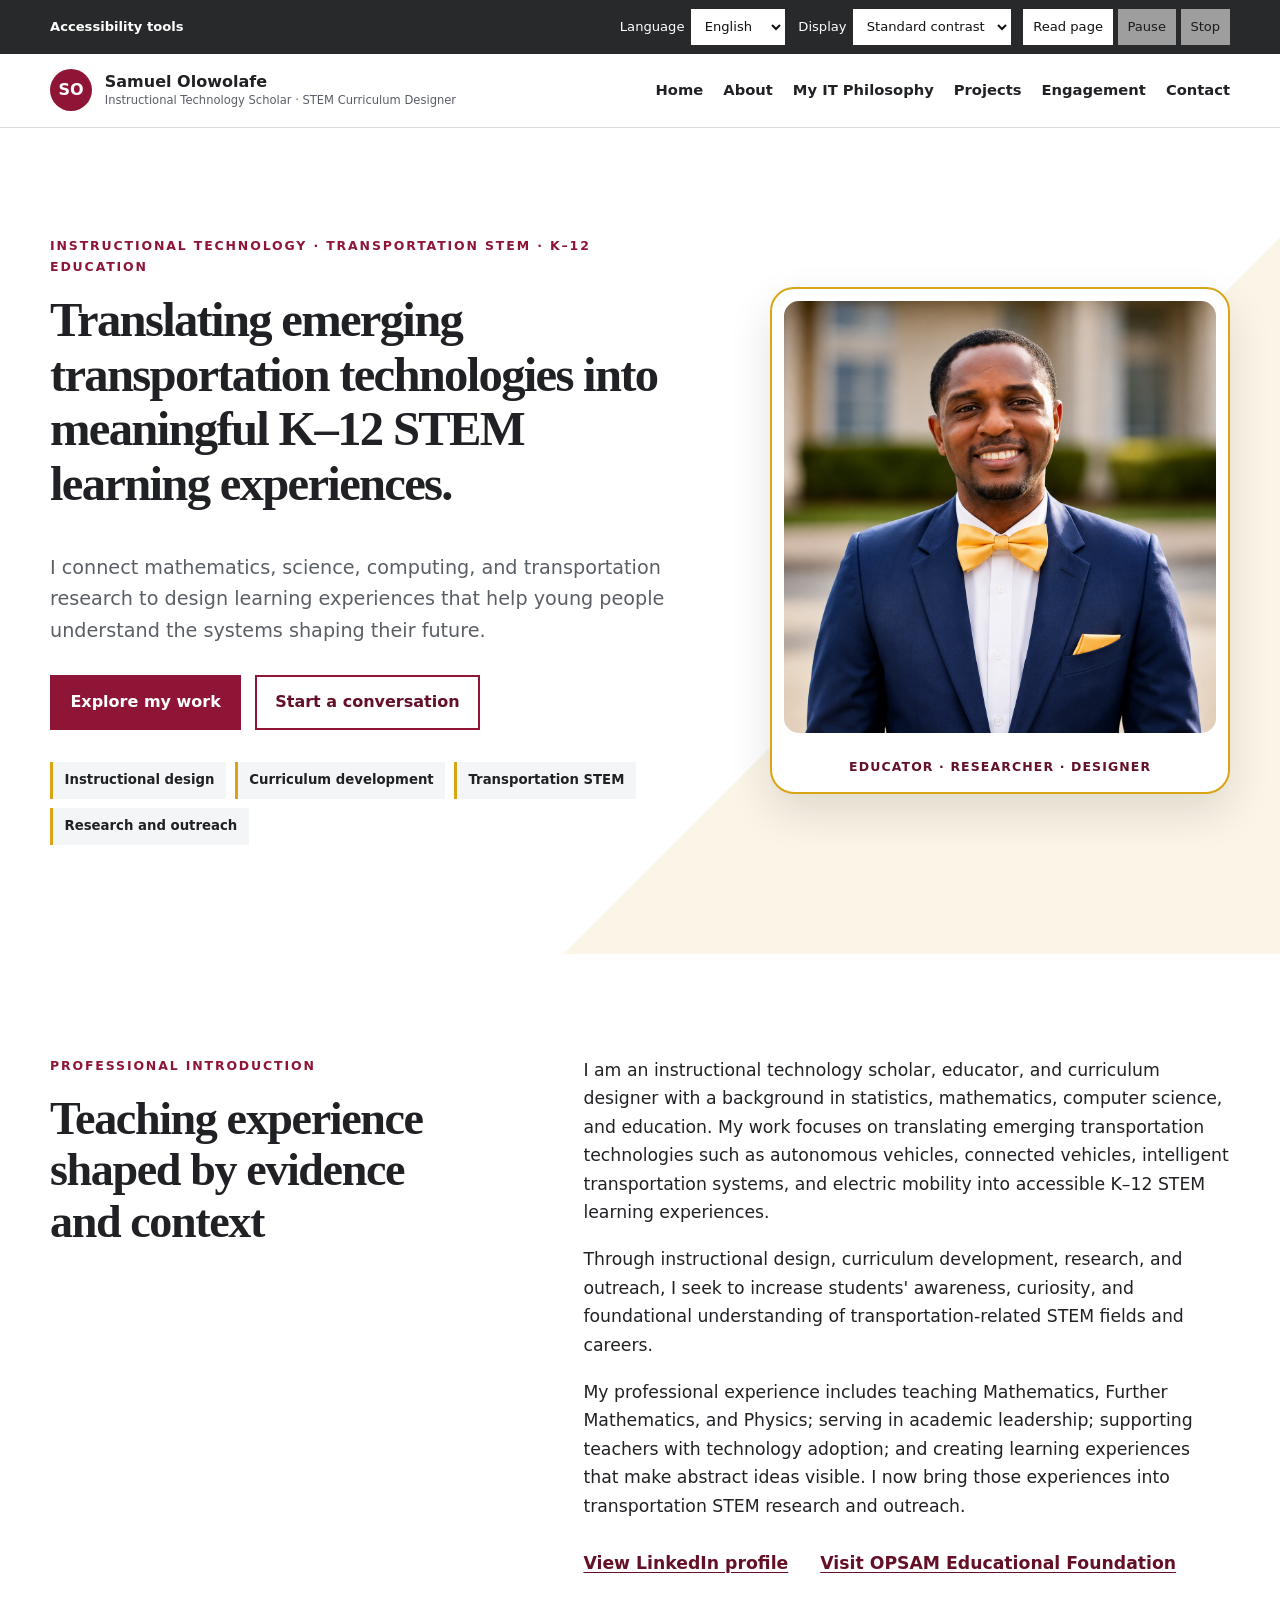
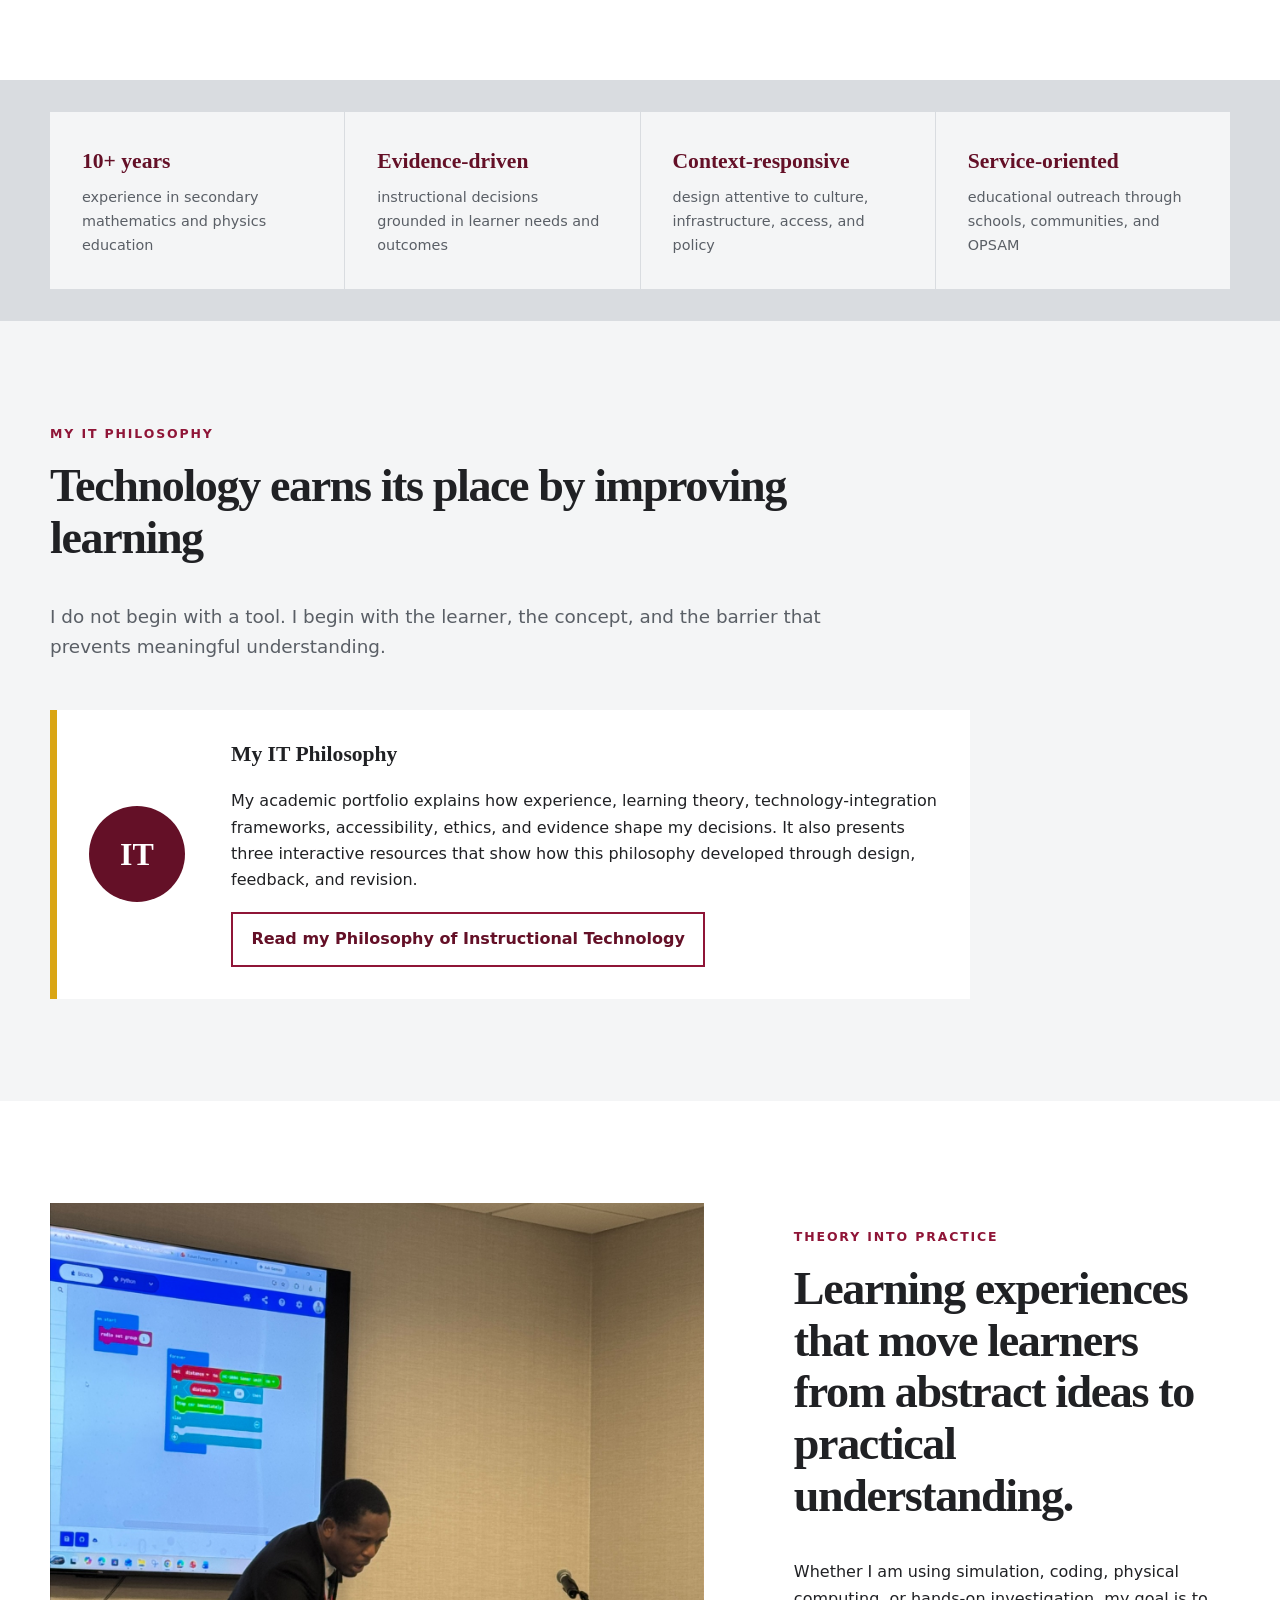
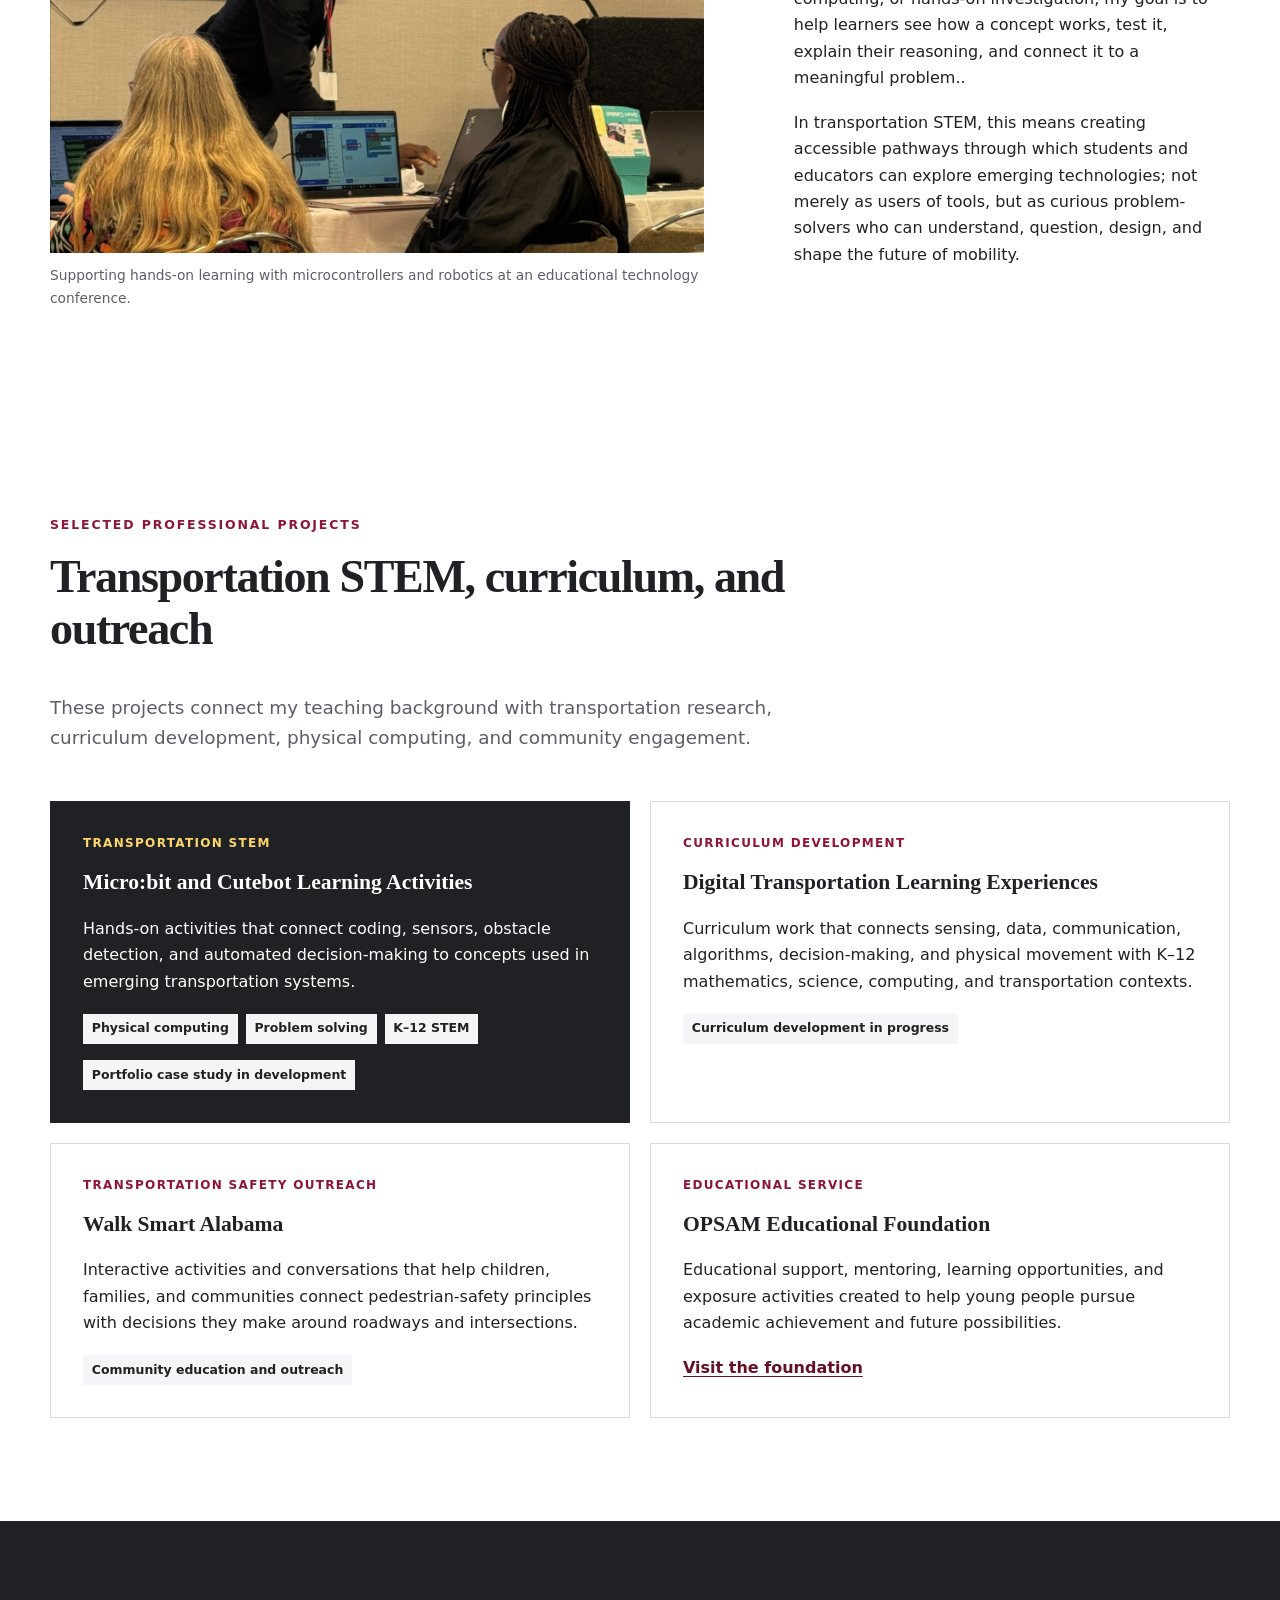
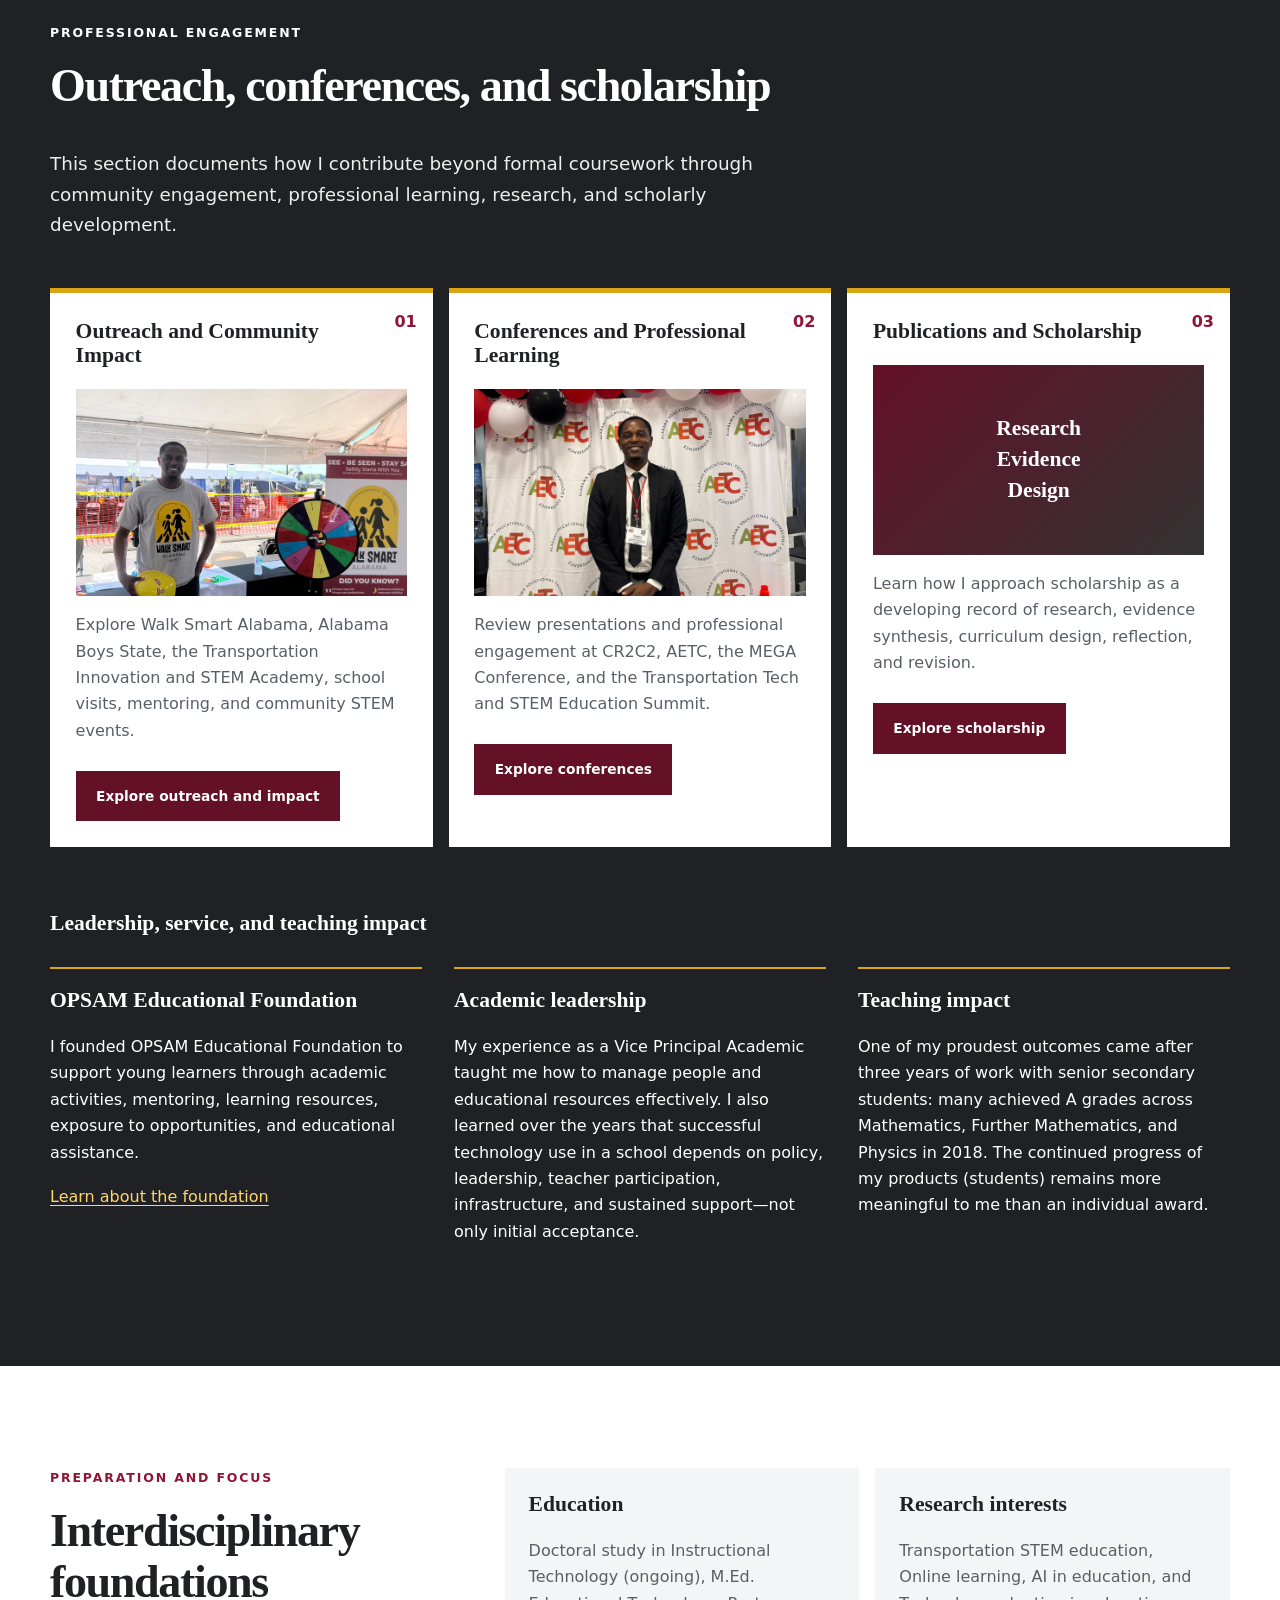
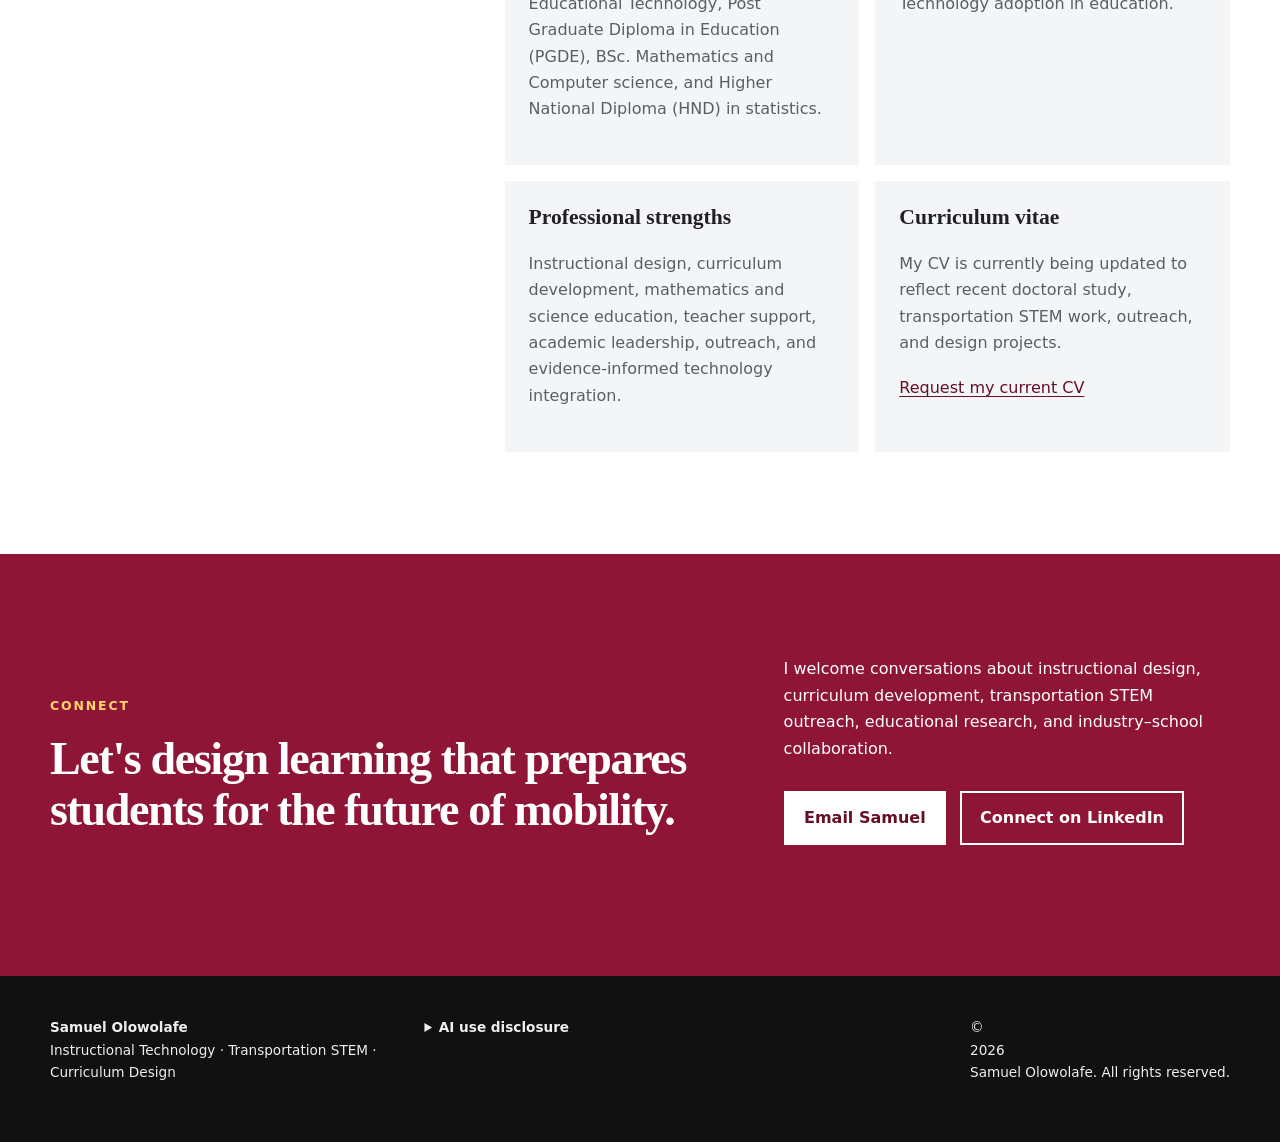
<file: index.html>
<!doctype html>
<html lang="en">
<head>
  <meta charset="utf-8">
  <meta name="viewport" content="width=device-width, initial-scale=1">
  <meta name="description" content="Samuel Olowolafe's professional and academic portfolio in instructional technology, transportation STEM, curriculum design, and K–12 education.">
  <title>Samuel Olowolafe | Instructional Technology and Transportation STEM</title>
  <link rel="stylesheet" href="styles.css">
  <script src="translations.js" defer></script>
  <script src="refinements-translations.js" defer></script>
  <script src="accessibility.js" defer></script>
  <script src="script.js" defer></script>
</head>
<body>
  <a class="skip-link" href="#main">Skip to main content</a>

  <header class="site-header">
    <a class="brand" href="#top" aria-label="Samuel Olowolafe home">
      <span class="brand-mark" aria-hidden="true">SO</span>
      <span><strong>Samuel Olowolafe</strong><small>Instructional Technology Scholar · STEM Curriculum Designer</small></span>
    </a>
    <button class="menu-button" type="button" aria-expanded="false" aria-controls="primary-nav">Menu</button>
    <nav id="primary-nav" class="primary-nav" aria-label="Primary navigation">
      <a href="#top">Home</a>
      <a href="#about">About</a>
      <a href="#philosophy">My IT Philosophy</a>
      <a href="#projects">Projects</a>
      <a href="#engagement">Engagement</a>
      <a href="#contact">Contact</a>
    </nav>
  </header>

  <main id="main">
    <section id="top" class="hero section-pad" aria-labelledby="hero-title">
      <div class="hero-copy">
        <p class="eyebrow">Instructional technology · Transportation STEM · K–12 education</p>
        <h1 id="hero-title">Translating emerging transportation technologies into meaningful K–12 STEM learning experiences.</h1>
        <p class="hero-lede">I connect mathematics, science, computing, and transportation research to design learning experiences that help young people understand the systems shaping their future.</p>
        <div class="button-row">
          <a class="button primary" href="#projects">Explore my work</a>
          <a class="button secondary" href="#contact">Start a conversation</a>
        </div>
        <ul class="hero-expertise" aria-label="Professional areas">
          <li>Instructional design</li>
          <li>Curriculum development</li>
          <li>Transportation STEM</li>
          <li>Research and outreach</li>
        </ul>
      </div>
      <div class="hero-visual">
        <figure class="hero-portrait">
          <img src="samuel-portrait.png" alt="Professional portrait of Samuel Olowolafe wearing a navy suit and gold bow tie">
          <figcaption>Educator · Researcher · Designer</figcaption>
        </figure>
      </div>
    </section>

    <section id="about" class="section-pad two-column" aria-labelledby="about-title">
      <div>
        <p class="eyebrow">Professional introduction</p>
        <h2 id="about-title">Teaching experience shaped by evidence and context</h2>
      </div>
      <div class="prose">
        <p>I am an instructional technology scholar, educator, and curriculum designer with a background in statistics, mathematics, computer science, and education. My work focuses on translating emerging transportation technologies such as autonomous vehicles, connected vehicles, intelligent transportation systems, and electric mobility into accessible K–12 STEM learning experiences.</p>
        <p>Through instructional design, curriculum development, research, and outreach, I seek to increase students' awareness, curiosity, and foundational understanding of transportation-related STEM fields and careers.</p>
        <p>My professional experience includes teaching Mathematics, Further Mathematics, and Physics; serving in academic leadership; supporting teachers with technology adoption; and creating learning experiences that make abstract ideas visible. I now bring those experiences into transportation STEM research and outreach.</p>
        <div class="text-links">
          <a href="https://www.linkedin.com/in/samuel-olowolafe" target="_blank" rel="noopener">View LinkedIn profile<span class="sr-only"> (opens in a new tab)</span></a>
          <a href="https://sites.google.com/view/opsameducationalfoundation/home" target="_blank" rel="noopener">Visit OPSAM Educational Foundation<span class="sr-only"> (opens in a new tab)</span></a>
        </div>
      </div>
    </section>

    <section class="section-pad evidence-strip" aria-label="Professional foundations">
      <article><strong>10+ years</strong><span>experience in secondary mathematics and physics education</span></article>
      <article><strong>Evidence-driven</strong><span>instructional decisions grounded in learner needs and outcomes</span></article>
      <article><strong>Context-responsive</strong><span>design attentive to culture, infrastructure, access, and policy</span></article>
      <article><strong>Service-oriented</strong><span>educational outreach through schools, communities, and OPSAM</span></article>
    </section>

    <section id="philosophy" class="section-pad philosophy" aria-labelledby="philosophy-title">
      <div class="section-heading">
        <p class="eyebrow">My IT philosophy</p>
        <h2 id="philosophy-title">Technology earns its place by improving learning</h2>
        <p>I do not begin with a tool. I begin with the learner, the concept, and the barrier that prevents meaningful understanding.</p>
      </div>
      <div class="philosophy-gateway">
        <div aria-hidden="true" class="gateway-mark">IT</div>
        <div>
          <h3>My IT Philosophy</h3>
          <p>My academic portfolio explains how experience, learning theory, technology-integration frameworks, accessibility, ethics, and evidence shape my decisions. It also presents three interactive resources that show how this philosophy developed through design, feedback, and revision.</p>
          <a class="button secondary" href="https://opsam9111.github.io/IT-Philosophy/philosophy.html" target="_blank" rel="noopener">Read my Philosophy of Instructional Technology<span class="sr-only"> (opens in a new tab)</span></a>
        </div>
      </div>
    </section>

    <section class="photo-story section-pad" aria-labelledby="practice-title">
      <figure class="photo-large">
        <img src="aetc-workshop.jpeg" alt="Samuel Olowolafe supporting participants during a microcontroller and robotics workshop">
        <figcaption>Supporting hands-on learning with microcontrollers and robotics at an educational technology conference.</figcaption>
      </figure>
      <div class="photo-copy">
        <p class="eyebrow">Theory into practice</p>
        <h2 id="practice-title">Learning experiences that move learners from abstract ideas to practical understanding.</h2>
        <p>Whether I am using simulation, coding, physical computing, or hands-on investigation, my goal is to help learners see how a concept works, test it, explain their reasoning, and connect it to a meaningful problem..</p>
        <p>In transportation STEM, this means creating accessible pathways through which students and educators can explore emerging technologies; not merely as users of tools, but as curious problem-solvers who can understand, question, design, and shape the future of mobility.</p>
      </div>
    </section>

    <section id="projects" class="section-pad projects" aria-labelledby="projects-title">
      <div class="section-heading">
        <p class="eyebrow">Selected professional projects</p>
        <h2 id="projects-title">Transportation STEM, curriculum, and outreach</h2>
        <p>These projects connect my teaching background with transportation research, curriculum development, physical computing, and community engagement.</p>
      </div>
      <div class="project-grid">
        <article class="project-card featured">
          <div class="project-tag">Transportation STEM</div>
          <h3>Micro:bit and Cutebot Learning Activities</h3>
          <p>Hands-on activities that connect coding, sensors, obstacle detection, and automated decision-making to concepts used in emerging transportation systems.</p>
          <ul>
            <li>Physical computing</li><li>Problem solving</li><li>K–12 STEM</li>
          </ul>
          <span class="status">Portfolio case study in development</span>
        </article>
        <article class="project-card"><div class="project-tag">Curriculum Development</div><h3>Digital Transportation Learning Experiences</h3><p>Curriculum work that connects sensing, data, communication, algorithms, decision-making, and physical movement with K–12 mathematics, science, computing, and transportation contexts.</p><span class="status">Curriculum development in progress</span></article>
        <article class="project-card"><div class="project-tag">Transportation Safety Outreach</div><h3>Walk Smart Alabama</h3><p>Interactive activities and conversations that help children, families, and communities connect pedestrian-safety principles with decisions they make around roadways and intersections.</p><span class="status">Community education and outreach</span></article>
        <article class="project-card"><div class="project-tag">Educational Service</div><h3>OPSAM Educational Foundation</h3><p>Educational support, mentoring, learning opportunities, and exposure activities created to help young people pursue academic achievement and future possibilities.</p><a href="https://sites.google.com/view/opsameducationalfoundation/home" target="_blank" rel="noopener">Visit the foundation<span class="sr-only"> (opens in a new tab)</span></a></article>
      </div>
    </section>

    <section id="engagement" class="section-pad impact" aria-labelledby="impact-title">
      <div class="section-heading inverse">
        <p class="eyebrow">Professional engagement</p>
        <h2 id="impact-title">Outreach, conferences, and scholarship</h2>
        <p>This section documents how I contribute beyond formal coursework through community engagement, professional learning, research, and scholarly development.</p>
      </div>
      <div class="engagement-grid">
        <article>
          <span class="engagement-number" aria-hidden="true">01</span>
          <h3>Outreach and Community Impact</h3>
          <img src="walk-smart-outreach.jpeg" alt="Samuel Olowolafe at a Walk Smart Alabama pedestrian-safety outreach booth">
          <p>Explore Walk Smart Alabama, Alabama Boys State, the Transportation Innovation and STEM Academy, school visits, mentoring, and community STEM events.</p>
          <a class="button engagement-link" href="engagement.html#outreach">Explore outreach and impact</a>
        </article>
        <article>
          <span class="engagement-number" aria-hidden="true">02</span>
          <h3>Conferences and Professional Learning</h3>
          <img src="aetc-conference.jpeg" alt="Samuel Olowolafe at the Alabama Educational Technology Conference">
          <p>Review presentations and professional engagement at CR2C2, AETC, the MEGA Conference, and the Transportation Tech and STEM Education Summit.</p>
          <a class="button engagement-link" href="engagement.html#conferences">Explore conferences</a>
        </article>
        <article>
          <span class="engagement-number" aria-hidden="true">03</span>
          <h3>Publications and Scholarship</h3>
          <div class="scholarship-symbol" aria-hidden="true">Research<br>Evidence<br>Design</div>
          <p>Learn how I approach scholarship as a developing record of research, evidence synthesis, curriculum design, reflection, and revision.</p>
          <a class="button engagement-link" href="engagement.html#scholarship">Explore scholarship</a>
        </article>
      </div>
      <h3 class="leadership-heading">Leadership, service, and teaching impact</h3>
      <div class="impact-notes">
        <article>
          <h3>OPSAM Educational Foundation</h3>
          <p>I founded OPSAM Educational Foundation to support young learners through academic activities, mentoring, learning resources, exposure to opportunities, and educational assistance.</p>
          <a href="https://sites.google.com/view/opsameducationalfoundation/home" target="_blank" rel="noopener">Learn about the foundation<span class="sr-only"> (opens in a new tab)</span></a>
        </article>
        <article>
          <h3>Academic leadership</h3>
          <p>My experience as a Vice Principal Academic taught me how to manage people and educational resources effectively. I also learned over the years that successful technology use in a school depends on policy, leadership, teacher participation, infrastructure, and sustained support—not only initial acceptance.</p>
        </article>
        <article>
          <h3>Teaching impact</h3>
          <p>One of my proudest outcomes came after three years of work with senior secondary students: many achieved A grades across Mathematics, Further Mathematics, and Physics in 2018. The continued progress of my products (students) remains more meaningful to me than an individual award.</p>
        </article>
      </div>
    </section>

    <section class="section-pad credentials" aria-labelledby="credentials-title">
      <div>
        <p class="eyebrow">Preparation and focus</p>
        <h2 id="credentials-title">Interdisciplinary foundations</h2>
      </div>
      <div class="credential-grid">
        <article><h3>Education</h3><p>Doctoral study in Instructional Technology (ongoing), M.Ed. Educational Technology, Post Graduate Diploma in Education (PGDE), BSc. Mathematics and Computer science, and Higher National Diploma (HND) in statistics.</p></article>
        <article><h3>Research interests</h3><p>Transportation STEM education, Online learning, AI in education, and Technology adoption in education.</p></article>
        <article><h3>Professional strengths</h3><p>Instructional design, curriculum development, mathematics and science education, teacher support, academic leadership, outreach, and evidence-informed technology integration.</p></article>
        <article><h3>Curriculum vitae</h3><p>My CV is currently being updated to reflect recent doctoral study, transportation STEM work, outreach, and design projects.</p><a href="mailto:profopsam911@gmail.com?subject=Request%20for%20current%20CV">Request my current CV</a></article>
      </div>
    </section>

    <section id="contact" class="section-pad contact" aria-labelledby="contact-title">
      <div>
        <p class="eyebrow">Connect</p>
        <h2 id="contact-title">Let's design learning that prepares students for the future of mobility.</h2>
      </div>
      <div>
        <p>I welcome conversations about instructional design, curriculum development, transportation STEM outreach, educational research, and industry–school collaboration.</p>
        <div class="button-row">
          <a class="button primary" href="mailto:profopsam911@gmail.com">Email Samuel</a>
          <a class="button secondary" href="https://www.linkedin.com/in/samuel-olowolafe" target="_blank" rel="noopener">Connect on LinkedIn<span class="sr-only"> (opens in a new tab)</span></a>
        </div>
      </div>
    </section>
  </main>

  <footer class="site-footer">
    <div><strong>Samuel Olowolafe</strong><span>Instructional Technology · Transportation STEM · Curriculum Design</span></div>
    <details>
      <summary>AI use disclosure</summary>
      <p>Generative AI assisted with language refinement, code development, and selected design elements. I supplied the core ideas, professional experiences, instructional decisions, evaluations, revisions, and final approval. I verified academic claims, citations, scientific content, accessibility decisions, and the accuracy of the published materials.</p>
    </details>
    <p>© <span id="year">2026</span> Samuel Olowolafe. All rights reserved.</p>
  </footer>
</body>
</html>
</file>
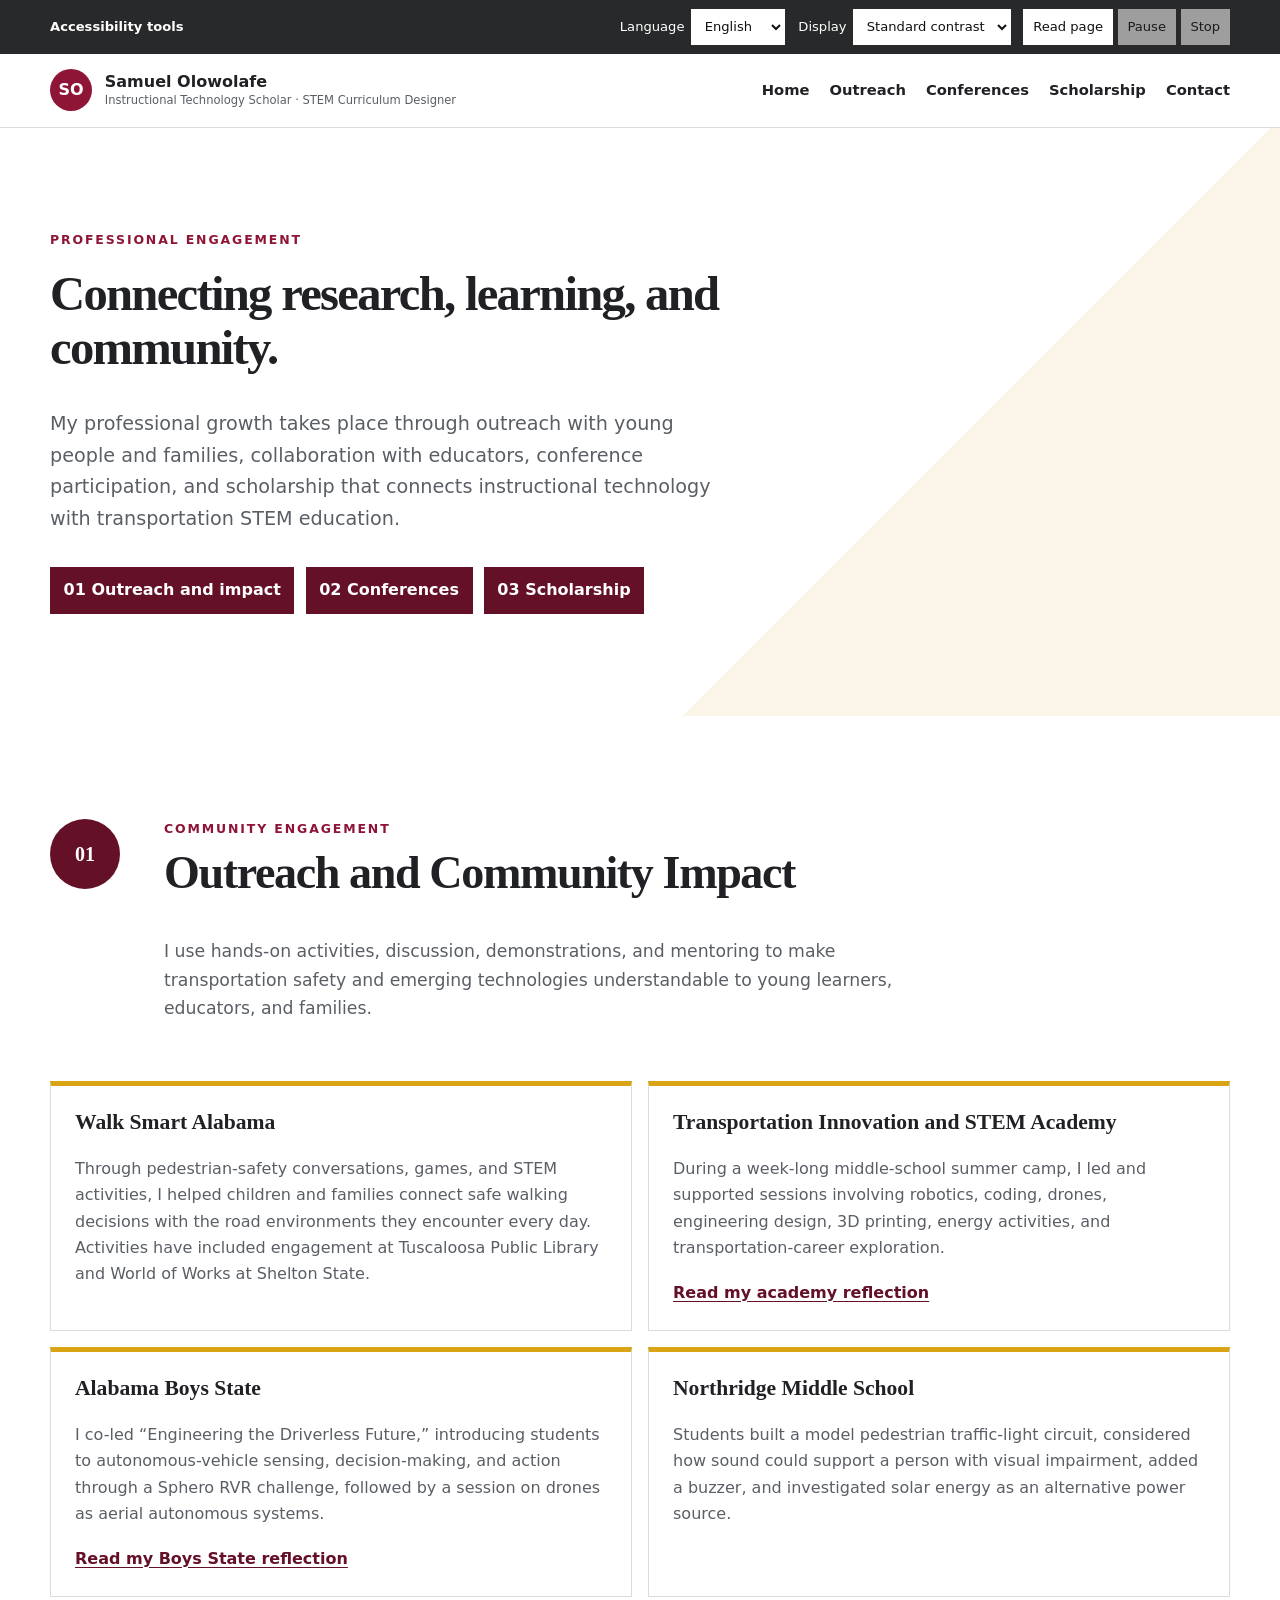
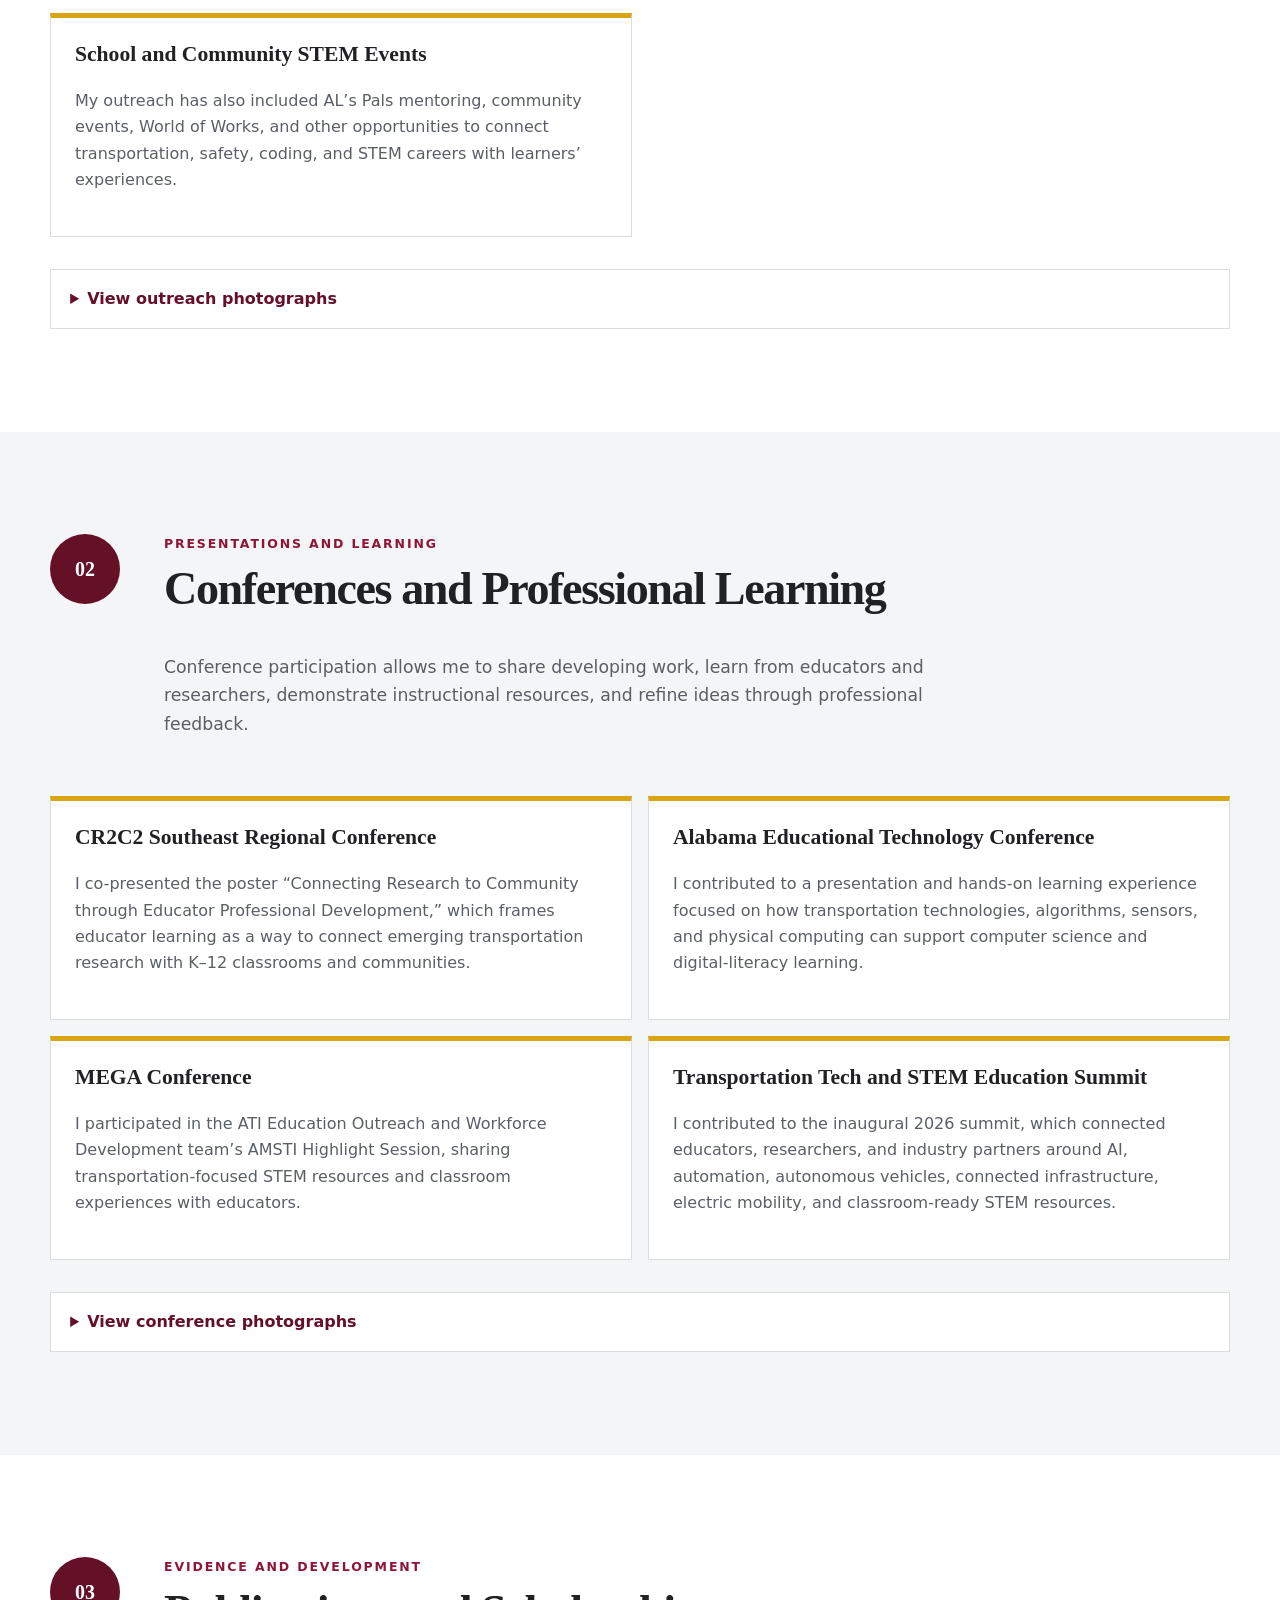
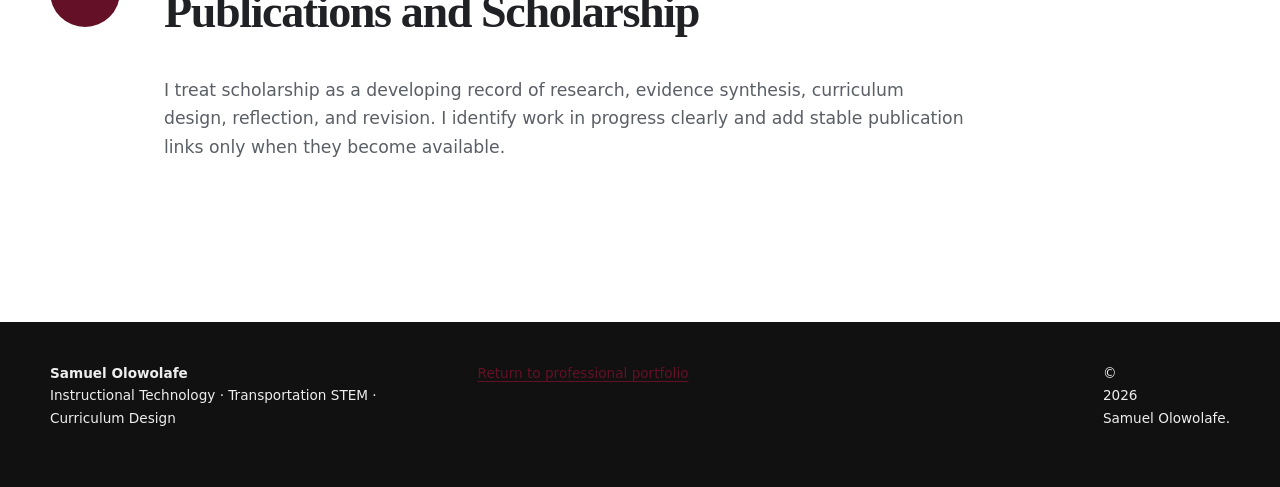
<file: engagement.html>
<!doctype html>
<html lang="en">
<head>
  <meta charset="utf-8">
  <meta name="viewport" content="width=device-width, initial-scale=1">
  <meta name="description" content="Samuel Olowolafe's outreach, conference presentations, professional learning, publications, and scholarship.">
  <title>Professional Engagement | Samuel Olowolafe</title>
  <link rel="stylesheet" href="styles.css">
  <script src="translations.js" defer></script>
  <script src="refinements-translations.js" defer></script>
  <script src="accessibility.js" defer></script>
  <script src="script.js" defer></script>
</head>
<body>
  <a class="skip-link" href="#main">Skip to main content</a>
  <header class="site-header">
    <a class="brand" href="index.html" aria-label="Samuel Olowolafe home"><span class="brand-mark" aria-hidden="true">SO</span><span><strong>Samuel Olowolafe</strong><small>Instructional Technology Scholar · STEM Curriculum Designer</small></span></a>
    <button class="menu-button" type="button" aria-expanded="false" aria-controls="primary-nav">Menu</button>
    <nav id="primary-nav" class="primary-nav" aria-label="Primary navigation">
      <a href="index.html">Home</a><a href="#outreach">Outreach</a><a href="#conferences">Conferences</a><a href="#scholarship">Scholarship</a><a href="index.html#contact">Contact</a>
    </nav>
  </header>
  <main id="main">
    <header class="engagement-hero section-pad">
      <p class="eyebrow">Professional engagement</p>
      <h1>Connecting research, learning, and community.</h1>
      <p class="hero-lede">My professional growth takes place through outreach with young people and families, collaboration with educators, conference participation, and scholarship that connects instructional technology with transportation STEM education.</p>
      <nav class="section-jump" aria-label="Professional engagement sections"><a href="#outreach">01 Outreach and impact</a><a href="#conferences">02 Conferences</a><a href="#scholarship">03 Scholarship</a></nav>
    </header>

    <section id="outreach" class="record-section section-pad" aria-labelledby="outreach-title">
      <div class="record-heading"><span>01</span><div><p class="eyebrow">Community engagement</p><h2 id="outreach-title">Outreach and Community Impact</h2><p>I use hands-on activities, discussion, demonstrations, and mentoring to make transportation safety and emerging technologies understandable to young learners, educators, and families.</p></div></div>
      <div class="record-grid">
        <article><h3>Walk Smart Alabama</h3><p>Through pedestrian-safety conversations, games, and STEM activities, I helped children and families connect safe walking decisions with the road environments they encounter every day. Activities have included engagement at Tuscaloosa Public Library and World of Works at Shelton State.</p></article>
        <article><h3>Transportation Innovation and STEM Academy</h3><p>During a week-long middle-school summer camp, I led and supported sessions involving robotics, coding, drones, engineering design, 3D printing, energy activities, and transportation-career exploration.</p><a href="https://www.linkedin.com/posts/samuel-olowolafe_stemeducation-transportationinnovation-activity-7472303011705479168-rt77" target="_blank" rel="noopener">Read my academy reflection<span class="sr-only"> (opens in a new tab)</span></a></article>
        <article><h3>Alabama Boys State</h3><p>I co-led “Engineering the Driverless Future,” introducing students to autonomous-vehicle sensing, decision-making, and action through a Sphero RVR challenge, followed by a session on drones as aerial autonomous systems.</p><a href="https://www.linkedin.com/posts/samuel-olowolafe_stemeducation-autonomousvehicles-drones-activity-7466234972303994880-26rj" target="_blank" rel="noopener">Read my Boys State reflection<span class="sr-only"> (opens in a new tab)</span></a></article>
        <article><h3>Northridge Middle School</h3><p>Students built a model pedestrian traffic-light circuit, considered how sound could support a person with visual impairment, added a buzzer, and investigated solar energy as an alternative power source.</p></article>
        <article><h3>School and Community STEM Events</h3><p>My outreach has also included AL’s Pals mentoring, community events, World of Works, and other opportunities to connect transportation, safety, coding, and STEM careers with learners’ experiences.</p></article>
      </div>
      <details class="media-details"><summary>View outreach photographs</summary><div class="detail-gallery"><figure><img src="walk-smart-outreach.jpeg" alt="Samuel Olowolafe supporting a Walk Smart Alabama pedestrian-safety activity"><figcaption>Walk Smart Alabama</figcaption></figure><figure><img src="community-outreach.jpeg" alt="Samuel Olowolafe at a family and community outreach event"><figcaption>Family and community engagement</figcaption></figure></div></details>
    </section>

    <section id="conferences" class="record-section section-pad alternate" aria-labelledby="conferences-title">
      <div class="record-heading"><span>02</span><div><p class="eyebrow">Presentations and learning</p><h2 id="conferences-title">Conferences and Professional Learning</h2><p>Conference participation allows me to share developing work, learn from educators and researchers, demonstrate instructional resources, and refine ideas through professional feedback.</p></div></div>
      <div class="record-grid">
        <article><h3>CR2C2 Southeast Regional Conference</h3><p>I co-presented the poster “Connecting Research to Community through Educator Professional Development,” which frames educator learning as a way to connect emerging transportation research with K–12 classrooms and communities.</p></article>
        <article><h3>Alabama Educational Technology Conference</h3><p>I contributed to a presentation and hands-on learning experience focused on how transportation technologies, algorithms, sensors, and physical computing can support computer science and digital-literacy learning.</p></article>
        <article><h3>MEGA Conference</h3><p>I participated in the ATI Education Outreach and Workforce Development team’s AMSTI Highlight Session, sharing transportation-focused STEM resources and classroom experiences with educators.</p></article>
        <article><h3>Transportation Tech and STEM Education Summit</h3><p>I contributed to the inaugural 2026 summit, which connected educators, researchers, and industry partners around AI, automation, autonomous vehicles, connected infrastructure, electric mobility, and classroom-ready STEM resources.</p></article>
      </div>
      <details class="media-details"><summary>View conference photographs</summary><div class="detail-gallery"><figure><img src="aetc-conference.jpeg" alt="Samuel Olowolafe attending the Alabama Educational Technology Conference"><figcaption>Alabama Educational Technology Conference</figcaption></figure><figure><img src="aetc-workshop.jpeg" alt="Samuel Olowolafe supporting a hands-on microcontroller and robotics conference session"><figcaption>Hands-on professional learning session</figcaption></figure></div></details>
    </section>

    <section id="scholarship" class="record-section section-pad" aria-labelledby="scholarship-title">
      <div class="record-heading"><span>03</span><div><p class="eyebrow">Evidence and development</p><h2 id="scholarship-title">Publications and Scholarship</h2><p>I treat scholarship as a developing record of research, evidence synthesis, curriculum design, reflection, and revision. I identify work in progress clearly and add stable publication links only when they become available.</p></div></div>
    </section>
  </main>
  <footer class="site-footer"><div><strong>Samuel Olowolafe</strong><span>Instructional Technology · Transportation STEM · Curriculum Design</span></div><a href="index.html">Return to professional portfolio</a><p>© <span class="year">2026</span> Samuel Olowolafe.</p></footer>
</body>
</html>
</file>
<file: styles.css>
:root {
  --crimson: #8f1537;
  --crimson-dark: #641027;
  --gold: #d9a514;
  --ink: #202124;
  --muted: #5a5f66;
  --line: #d9dce0;
  --paper: #ffffff;
  --soft: #f4f5f6;
  --warm: #fbf5e7;
  --max: 1180px;
  --shadow: 0 18px 44px rgba(25, 20, 22, .12);
}

* { box-sizing: border-box; }
html { scroll-behavior: smooth; }
body {
  margin: 0;
  color: var(--ink);
  background: var(--paper);
  font-family: Inter, ui-sans-serif, system-ui, -apple-system, BlinkMacSystemFont, "Segoe UI", sans-serif;
  font-size: 1rem;
  line-height: 1.65;
}
img { display: block; max-width: 100%; }
a { color: var(--crimson-dark); text-underline-offset: .2em; }
a:hover { color: var(--crimson); }
h1, h2, h3 { font-family: Georgia, "Times New Roman", serif; line-height: 1.12; margin-top: 0; }
h1 { font-size: clamp(2.35rem, 3.8vw, 4.15rem); letter-spacing: -.035em; }
h2 { font-size: clamp(2rem, 3.6vw, 3.8rem); letter-spacing: -.03em; }
h3 { font-size: 1.35rem; }
p { margin: 0 0 1.15rem; }

.skip-link { position: fixed; left: 1rem; top: -5rem; z-index: 1000; background: #fff; color: #000; padding: .75rem 1rem; border: 3px solid var(--crimson); }
.skip-link:focus { top: 1rem; }
.sr-only { position: absolute; width: 1px; height: 1px; padding: 0; margin: -1px; overflow: hidden; clip: rect(0,0,0,0); white-space: nowrap; border: 0; }

.site-header {
  position: sticky; top: 0; z-index: 100;
  display: flex; align-items: center; justify-content: space-between; gap: 2rem;
  min-height: 74px; padding: .75rem max(1rem, calc((100vw - var(--max)) / 2));
  background: rgba(255,255,255,.97); border-bottom: 1px solid var(--line);
}
.brand { display: flex; gap: .8rem; align-items: center; color: var(--ink); text-decoration: none; }
.brand-mark { display: grid; place-items: center; width: 42px; height: 42px; border-radius: 50%; background: var(--crimson); color: #fff; font-weight: 800; }
.brand strong, .brand small { display: block; line-height: 1.2; }
.brand small { margin-top: .15rem; color: var(--muted); font-size: .72rem; }
.primary-nav { display: flex; align-items: center; gap: 1.25rem; }
.primary-nav a { color: var(--ink); text-decoration: none; font-weight: 700; font-size: .92rem; }
.primary-nav a:hover, .primary-nav a:focus-visible { color: var(--crimson); }
.menu-button { display: none; border: 2px solid var(--ink); background: #fff; padding: .55rem .8rem; font: inherit; font-weight: 700; }

.section-pad { padding: clamp(4rem, 8vw, 7.5rem) max(1.25rem, calc((100vw - var(--max)) / 2)); }
.eyebrow { margin-bottom: 1rem; color: var(--crimson); font-size: .78rem; font-weight: 850; letter-spacing: .15em; text-transform: uppercase; }
.section-heading { max-width: 780px; margin-bottom: 3rem; }
.section-heading > p:last-child { color: var(--muted); font-size: 1.15rem; }
.inverse, .inverse .eyebrow { color: #fff; }
.inverse > p:last-child { color: #eee; }

.hero { display: grid; grid-template-columns: 1.05fr .75fr; gap: clamp(2.5rem, 6vw, 6rem); align-items: center; min-height: calc(100vh - 74px); background: linear-gradient(135deg, #fff 0 66%, var(--warm) 66% 100%); }
.hero-copy { max-width: 850px; }
.hero-lede { max-width: 680px; color: var(--muted); font-size: clamp(1.05rem, 1.5vw, 1.22rem); }
.hero-visual { position: relative; width: min(100%, 500px); justify-self: end; }
.hero-portrait { margin: 0; padding: 12px; position: relative; overflow: hidden; background: #fff; border: 2px solid var(--gold); border-radius: 24px; box-shadow: var(--shadow); }
.hero-portrait::before { display: none; }
.hero-portrait img { display: block; width: 100%; height: auto; aspect-ratio: 1 / 1; object-fit: cover; object-position: 50% 38%; border-radius: 15px; }
.hero-portrait figcaption { padding: .8rem .35rem .15rem; color: var(--crimson-dark); font-size: .78rem; font-weight: 850; letter-spacing: .09em; text-align: center; text-transform: uppercase; }
.hero-expertise { display: flex; flex-wrap: wrap; gap: .55rem; margin: 2rem 0 0; padding: 0; list-style: none; }
.hero-expertise li { padding: .48rem .72rem; background: var(--soft); border-left: 3px solid var(--gold); color: var(--ink); font-size: .83rem; font-weight: 750; }
.button-row { display: flex; flex-wrap: wrap; gap: .85rem; margin: 1.8rem 0; }
.button { display: inline-flex; align-items: center; justify-content: center; min-height: 48px; padding: .75rem 1.15rem; border: 2px solid var(--crimson); text-decoration: none; font-weight: 800; }
.button.primary { background: var(--crimson); color: #fff; }
.button.primary:hover { background: var(--crimson-dark); border-color: var(--crimson-dark); }
.button.secondary { background: #fff; color: var(--crimson-dark); }

.two-column { display: grid; grid-template-columns: .8fr 1.2fr; gap: clamp(2rem, 8vw, 8rem); }
.prose { max-width: 720px; font-size: 1.08rem; }
.text-links { display: flex; flex-wrap: wrap; gap: 1rem 2rem; margin-top: 1.8rem; font-weight: 800; }
.evidence-strip { padding-top: 2rem; padding-bottom: 2rem; display: grid; grid-template-columns: repeat(4, 1fr); gap: 1px; background: var(--line); }
.evidence-strip article { padding: 2rem; background: var(--soft); }
.evidence-strip strong, .evidence-strip span { display: block; }
.evidence-strip strong { color: var(--crimson-dark); font-family: Georgia, serif; font-size: 1.35rem; }
.evidence-strip span { margin-top: .4rem; color: var(--muted); font-size: .9rem; }

.philosophy { background: var(--soft); }
.philosophy-grid { display: grid; grid-template-columns: repeat(2, 1fr); gap: 1.2rem; }
.philosophy-grid article { position: relative; padding: 2rem; background: #fff; border-top: 5px solid var(--crimson); }
.number { position: absolute; top: 1rem; right: 1.2rem; color: #d5d6d8; font-size: 2rem; font-weight: 900; }
.philosophy-grid p { color: var(--muted); }
.decision-rule { max-width: 900px; margin-top: 1.5rem; background: #fff; border: 1px solid var(--line); }
.decision-rule summary { cursor: pointer; padding: 1.2rem 1.5rem; color: var(--crimson-dark); font-weight: 850; }
.decision-rule > div { padding: 0 1.5rem 1rem; }
.philosophy-link { margin: 1.5rem 0 0; }
.philosophy-gateway { display: grid; grid-template-columns: 110px 1fr; gap: 2rem; align-items: center; max-width: 920px; padding: 2rem; background: #fff; border-left: 7px solid var(--gold); }
.gateway-mark { display: grid; place-items: center; width: 96px; height: 96px; border-radius: 50%; background: var(--crimson-dark); color: #fff; font: 700 2rem/1 Georgia, serif; }

.photo-story { display: grid; grid-template-columns: 1.2fr .8fr; align-items: center; gap: clamp(2rem, 7vw, 7rem); }
.photo-large { margin: 0; }
.photo-large img { width: 100%; max-height: 650px; object-fit: cover; object-position: center; }
figcaption { margin-top: .7rem; color: var(--muted); font-size: .86rem; }

.projects { background: #fff; }
.project-grid { display: grid; grid-template-columns: repeat(2, 1fr); gap: 1.25rem; }
.project-card { padding: 2rem; border: 1px solid var(--line); background: #fff; }
.project-card.featured { background: var(--ink); color: #fff; border-color: var(--ink); }
.project-tag { margin-bottom: 1rem; color: var(--crimson); font-weight: 850; font-size: .75rem; text-transform: uppercase; letter-spacing: .11em; }
.featured .project-tag { color: #ffd66b; }
.project-card ul { display: flex; flex-wrap: wrap; gap: .5rem; padding: 0; list-style: none; }
.project-card li, .status { display: inline-block; padding: .3rem .55rem; background: var(--soft); color: var(--ink); font-size: .78rem; font-weight: 700; }
.project-card a { font-weight: 850; }

.impact { background: var(--ink); color: #fff; }
.impact-gallery { display: grid; grid-template-columns: 1.1fr .9fr .9fr; gap: 1rem; }
.impact-gallery figure { margin: 0; background: #fff; color: var(--ink); }
.impact-gallery img { width: 100%; height: 380px; object-fit: cover; }
.impact-gallery figcaption { margin: 0; padding: 1rem; color: var(--ink); }
.impact-gallery strong, .impact-gallery span { display: block; }
.impact-gallery span { margin-top: .3rem; color: var(--muted); }
.impact-notes { display: grid; grid-template-columns: repeat(3, 1fr); gap: 2rem; margin-top: 4rem; }
.impact-notes article { border-top: 2px solid var(--gold); padding-top: 1.2rem; }
.impact-notes a { color: #ffd66b; }
.engagement-grid { display: grid; grid-template-columns: repeat(3, 1fr); gap: 1rem; margin-top: 3rem; }
.engagement-grid article { position: relative; padding: 1.6rem; background: #fff; color: var(--ink); border-top: 5px solid var(--gold); }
.engagement-grid h3 { padding-right: 2.7rem; }
.engagement-grid p { color: var(--muted); }
.engagement-grid img { width: 100%; aspect-ratio: 16 / 10; margin: .7rem 0 1rem; object-fit: cover; }
.engagement-number { position: absolute; top: 1rem; right: 1rem; color: var(--crimson); font-weight: 900; }
.engagement-grid .update-note { margin-top: 1rem; padding-top: .8rem; border-top: 1px solid var(--line); color: var(--crimson-dark); font-size: .82rem; font-weight: 700; }
.engagement-link { margin-top: .5rem; background: var(--crimson-dark); border-color: var(--crimson-dark); color: #fff; font-size: .86rem; }
.scholarship-symbol { display: grid; place-items: center; min-height: 190px; margin: .7rem 0 1rem; background: linear-gradient(135deg,var(--crimson-dark),#333); color: #fff; font-family: Georgia,serif; font-size: 1.35rem; font-weight: 800; line-height: 1.45; text-align: center; }
.leadership-heading { margin: 4rem 0 -2rem; color: #fff; }
body[data-contrast="high"] .engagement-grid article { background: #000; color: #fff; border: 1px solid #fff; border-top: 5px solid #ffde00; }
body[data-contrast="high"] .engagement-grid p,
body[data-contrast="high"] .engagement-grid .update-note { color: #fff; }
body[data-contrast="high"] .hero-expertise li { background: #000; color: #fff; border: 1px solid #fff; border-left: 3px solid #ffde00; }
.engagement-hero { background: linear-gradient(135deg,#fff 0 68%,var(--warm) 68%); }
.engagement-hero h1 { max-width: 850px; }
.section-jump { display: flex; flex-wrap: wrap; gap: .7rem; margin-top: 2rem; }
.section-jump a { padding: .65rem .85rem; background: var(--crimson-dark); color: #fff; text-decoration: none; font-weight: 800; }
.record-section { scroll-margin-top: 90px; }
.record-section.alternate { background: var(--soft); }
.record-heading { display: grid; grid-template-columns: 90px minmax(0,800px); gap: 1.5rem; margin-bottom: 2.5rem; }
.record-heading > span { display: grid; place-items: center; width: 70px; height: 70px; border-radius: 50%; background: var(--crimson-dark); color: #fff; font: 800 1.25rem/1 Georgia,serif; }
.record-heading .eyebrow { margin-bottom: .5rem; }
.record-heading p:last-child { color: var(--muted); font-size: 1.08rem; }
.record-grid { display: grid; grid-template-columns: repeat(2,minmax(0,1fr)); gap: 1rem; }
.record-grid article { padding: 1.5rem; background: #fff; border: 1px solid var(--line); border-top: 5px solid var(--gold); }
.record-grid article p { color: var(--muted); }
.record-grid article a { font-weight: 800; }
.media-details { margin-top: 2rem; border: 1px solid var(--line); background: #fff; }
.media-details summary { padding: 1rem 1.2rem; color: var(--crimson-dark); cursor: pointer; font-weight: 850; }
.detail-gallery { display: grid; grid-template-columns: repeat(2,1fr); gap: 1rem; padding: 0 1.2rem 1.2rem; }
.detail-gallery figure { margin: 0; background: var(--soft); }
.detail-gallery img { width: 100%; height: 360px; object-fit: cover; }
.detail-gallery figcaption { padding: .75rem 1rem; font-weight: 750; }
body[data-contrast="high"] .engagement-hero,
body[data-contrast="high"] .record-section,
body[data-contrast="high"] .record-grid article,
body[data-contrast="high"] .media-details,
body[data-contrast="high"] .detail-gallery figure { background:#000; color:#fff; }
body[data-contrast="high"] .record-grid article p,
body[data-contrast="high"] .record-heading p:last-child { color:#fff; }

.ail { background: var(--warm); }
.learning-path { padding: 0; list-style: none; border-left: 3px solid var(--crimson); }
.learning-path li { display: grid; grid-template-columns: 120px 1fr; gap: 1.5rem; padding: 0 0 2.5rem 2rem; position: relative; }
.learning-path li::before { content: ""; position: absolute; left: -9px; top: .2rem; width: 15px; height: 15px; border-radius: 50%; background: var(--crimson); border: 4px solid var(--warm); }
.learning-path li > span { color: var(--crimson-dark); font-weight: 850; text-transform: uppercase; letter-spacing: .08em; font-size: .78rem; }
.learning-path h3 { margin-bottom: .45rem; }
.learning-path a { font-weight: 800; }
.portfolio-narrative { max-width: 900px; margin: 2rem 0 0 auto; padding: 2rem; background: #fff; border-left: 6px solid var(--gold); }

.credentials { display: grid; grid-template-columns: .7fr 1.3fr; gap: 4rem; }
.credential-grid { display: grid; grid-template-columns: repeat(2, 1fr); gap: 1rem; }
.credential-grid article { padding: 1.5rem; background: var(--soft); }
.credential-grid p { color: var(--muted); }
.contact { display: grid; grid-template-columns: 1.2fr .8fr; gap: 4rem; align-items: end; background: var(--crimson); color: #fff; }
.contact .eyebrow { color: #ffd66b; }
.contact .button.primary { background: #fff; color: var(--crimson-dark); border-color: #fff; }
.contact .button.secondary { background: transparent; color: #fff; border-color: #fff; }

.site-footer { display: grid; grid-template-columns: 1fr 1.5fr auto; gap: 2rem; padding: 2.5rem max(1.25rem, calc((100vw - var(--max)) / 2)); background: #111; color: #eee; font-size: .85rem; }
.site-footer strong, .site-footer span { display: block; }
.site-footer details summary { cursor: pointer; font-weight: 800; }
.site-footer details p { margin-top: .7rem; color: #ccc; }

:focus-visible { outline: 3px solid #f4bc2a; outline-offset: 4px; }
.accessibility-bar { display:flex; align-items:center; justify-content:flex-end; gap:.8rem; padding:.55rem max(1rem,calc((100vw - var(--max))/2)); background:#28292b; color:#fff; font-size:.82rem; }
.accessibility-bar label,.speech-controls { display:flex; align-items:center; gap:.4rem; }
.accessibility-bar select,.accessibility-bar button { min-height:36px; padding:.35rem .55rem; border:1px solid #fff; background:#fff; color:#111; font:inherit; }
.accessibility-bar button:disabled { opacity:.55; }
.a11y-title { margin-right:auto; }
.speech-controls { gap:.3rem; }
body[data-contrast="soft"] { --ink:#2f3032; --muted:#55514a; --paper:#f7f1e6; --soft:#efe6d7; --warm:#f3e7ce; --line:#c9bfae; }
body[data-contrast="high"] { --crimson:#ffde00; --crimson-dark:#ffde00; --gold:#ffde00; --ink:#fff; --muted:#fff; --paper:#000; --soft:#111; --warm:#111; --line:#fff; }
body[data-contrast="high"] .site-header,body[data-contrast="high"] .hero,body[data-contrast="high"] .philosophy,body[data-contrast="high"] .projects,body[data-contrast="high"] .credentials,body[data-contrast="high"] .project-card,body[data-contrast="high"] .credential-grid article,body[data-contrast="high"] .philosophy-gateway,body[data-contrast="high"] .button.secondary { background:#000; color:#fff; }
body[data-contrast="high"] a { color:#ffde00; }
body[data-contrast="high"] .button.primary { color:#000; }
body[data-contrast="high"] .site-footer { border-top:2px solid #fff; }
@media (prefers-reduced-motion: reduce) { html { scroll-behavior: auto; } *, *::before, *::after { animation-duration: .01ms !important; transition-duration: .01ms !important; } }

@media (max-width: 900px) {
  .accessibility-bar { flex-wrap: wrap; justify-content: flex-start; }
  .a11y-title { flex-basis: 100%; }
  .menu-button { display: block; }
  .primary-nav { display: none; position: absolute; left: 0; right: 0; top: 74px; flex-direction: column; align-items: stretch; padding: 1rem 1.25rem; background: #fff; border-bottom: 1px solid var(--line); }
  .primary-nav.open { display: flex; }
  .primary-nav a { padding: .6rem 0; }
  .hero, .two-column, .photo-story, .credentials, .contact { grid-template-columns: 1fr; }
  .hero { background: linear-gradient(180deg, #fff 0 70%, var(--warm) 70%); }
  .hero-visual { max-width: 520px; justify-self: start; margin: 1rem 0 2rem; }
  .evidence-strip, .impact-notes, .engagement-grid { grid-template-columns: repeat(2, 1fr); }
  .record-grid { grid-template-columns: 1fr; }
  .impact-gallery { grid-template-columns: 1fr 1fr; }
  .impact-gallery figure:first-child { grid-column: 1 / -1; }
  .site-footer { grid-template-columns: 1fr; }
}

@media (max-width: 620px) {
  .accessibility-bar label, .speech-controls { width: 100%; }
  .accessibility-bar select { flex: 1; }
  .speech-controls button { flex: 1; }
  .philosophy-gateway { grid-template-columns: 1fr; }
  h1 { font-size: 2.7rem; }
  .brand small { display: none; }
  .philosophy-grid, .project-grid, .credential-grid, .evidence-strip, .impact-notes, .impact-gallery, .engagement-grid { grid-template-columns: 1fr; }
  .record-heading { grid-template-columns: 1fr; }
  .detail-gallery { grid-template-columns: 1fr; }
  .impact-gallery figure:first-child { grid-column: auto; }
  .impact-gallery img { height: 330px; }
  .learning-path li { grid-template-columns: 1fr; gap: .35rem; padding-left: 1.4rem; }
}
</file>
